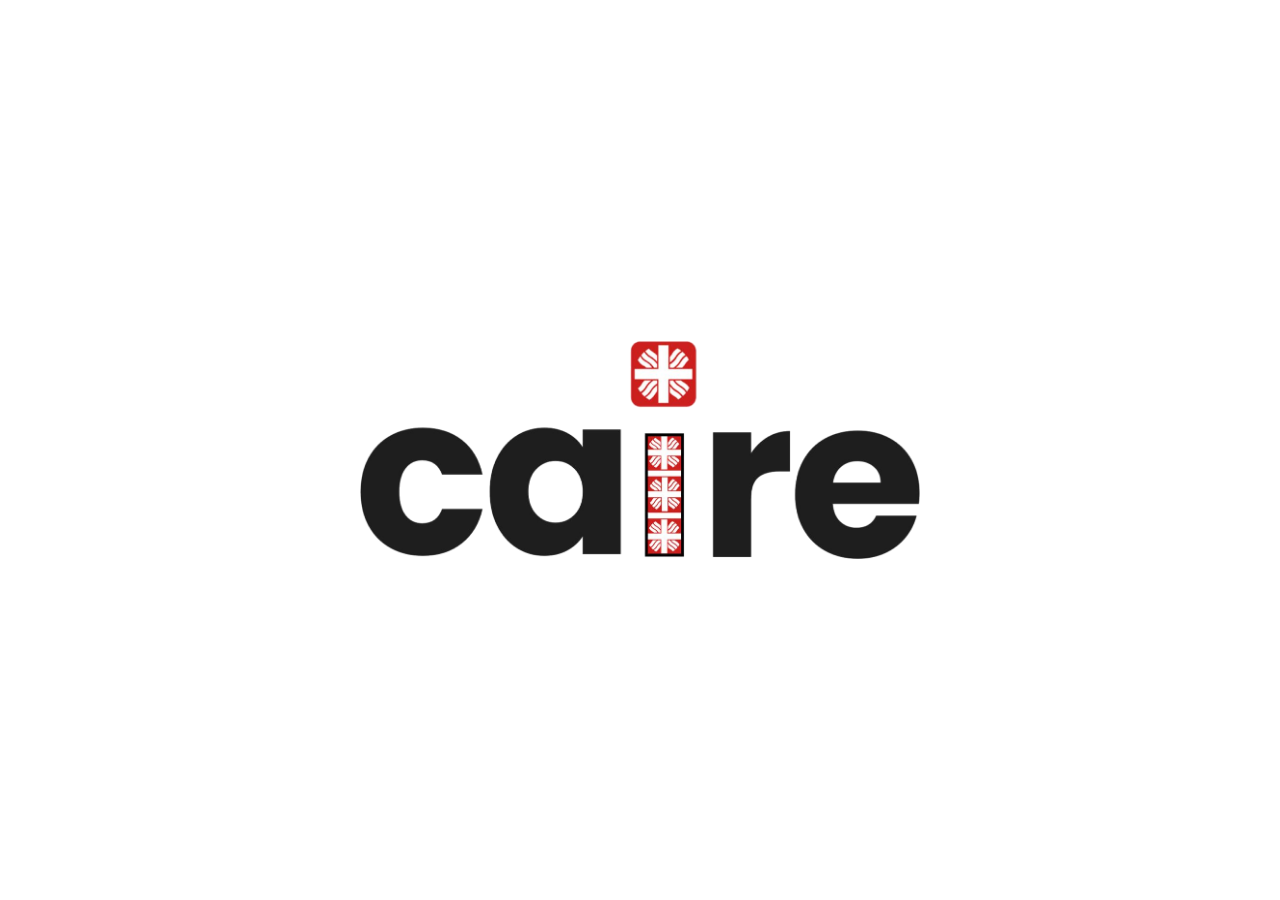
<file: web-demo/index.html>
<!doctype html>
<html lang="en">
<head>
<meta charset="utf-8" />
<meta name="viewport" content="width=device-width, initial-scale=1.0" />
<title>Caire</title>
<meta name="color-scheme" content="light dark" />
<script src="theme.js"></script>
<link rel="icon" type="image/png" href="logo.png" />
<style>
html,body{height:100%;margin:0}
html[data-theme="dark"] body{background:#141414}
body{background:#ffffff;display:flex;align-items:center;justify-content:center;cursor:pointer;overflow:hidden}
img{width:min(560px,80vw);height:auto;animation:in 1.1s cubic-bezier(.22,1,.36,1) both}
body.out img{animation:out .5s ease-in forwards}
@keyframes in{from{opacity:0;transform:scale(.92)}to{opacity:1;transform:none}}
@keyframes out{to{opacity:0;transform:scale(1.04)}}
@media(prefers-reduced-motion:reduce){img,body.out img{animation:none}}
</style>
</head>
<body>
<img src="logo.png" alt="Caire" />
<script>
// Logo-only splash: continue to the landing page after a short pause, or on click / key press.
let gone = false;
function go(){
  if(gone) return; gone = true;
  document.body.classList.add('out');
  setTimeout(()=> location.replace('home.html' + location.search), 450);
}
setTimeout(go, 2400);
addEventListener('click', go);
addEventListener('keydown', go);
</script>
</body>
</html>
</file>
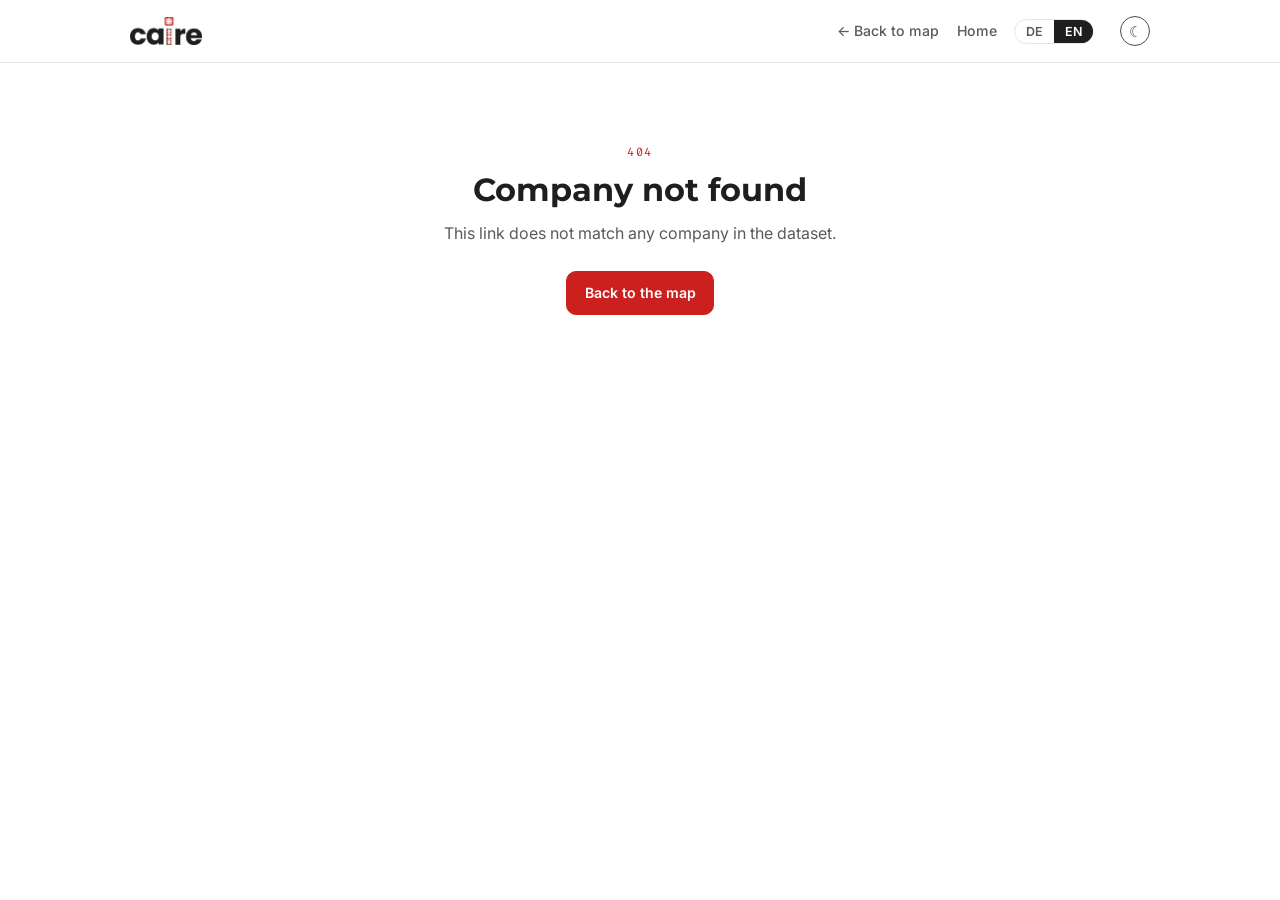
<file: web-demo/company.html>
<!doctype html>
<html lang="en">
<head>
<meta charset="utf-8" />
<meta name="color-scheme" content="light dark" />
<script src="theme.js"></script>
<script src="guide.js?v=4"></script>
<meta name="viewport" content="width=device-width, initial-scale=1.0" />
<title>Caire — Company profile</title>
<meta name="description" content="Caire company profile: lead priority, agent scoring breakdown and evidence for Caritas Würzburg outreach." />
<link rel="icon" type="image/png" href="logo.png" />
<link href="https://fonts.googleapis.com/css2?family=Fira+Code:wght@400;500&family=Montserrat:wght@500;600;700;800&family=Inter:wght@400;500;600&display=swap" rel="stylesheet">
<style>
:root{--bg:#ffffff;--bg2:#f5f5f5;--card:#ffffff;--text:#1e1e1e;--soft:#5a5a5a;--accent:#cc201e;--accent-h:#a81a18;--accent-soft:#cc201e14;--border:#e6e6e6;--shadow:0 10px 30px -18px #1e1e1e33;--on-accent:#fff;
  --tier-a:#2e9e4f;--tier-b:#e5b400;--tier-c:#d63a2f;--tier-x:#141414;--bar:#e9e3d8;}
:root[data-theme="dark"]{--bg:#141414;--bg2:#1b1b1b;--card:#1e1e1e;--text:#f2f2f2;--soft:#b5b5b5;--accent:#ff5450;--accent-h:#ff7b77;--accent-soft:#ff545024;--border:#333333;--shadow:0 10px 30px -18px #000000cc;--on-accent:#141414;--tier-a:#4cc271;--tier-b:#f2c94c;--tier-c:#ff6b5e;--tier-x:#000;--bar:#2b2b2b;}
*{box-sizing:border-box;margin:0;padding:0}
html{font-size:16px}
body{background:var(--bg);color:var(--text);font-family:Inter,system-ui,sans-serif;line-height:1.65;-webkit-font-smoothing:antialiased;overflow-x:hidden}
h1,h2,h3{font-family:Montserrat,Inter,sans-serif;line-height:1.3}
a{color:var(--accent)}
.container{max-width:1100px;margin:0 auto;padding:0 clamp(1rem,4vw,2.5rem)}
nav{position:sticky;top:0;z-index:10;background:color-mix(in srgb,var(--bg) 86%,transparent);backdrop-filter:blur(10px);border-bottom:1px solid var(--border)}
nav .container{display:flex;align-items:center;gap:1rem;height:62px}
.brand{display:flex;align-items:center}
.brand img{height:28px;display:block}
nav .links{margin-left:auto;display:flex;gap:1.1rem;align-items:center}
nav .links a{color:var(--soft);text-decoration:none;font-size:.88rem;font-weight:500;white-space:nowrap}
nav .links a:hover{color:var(--accent)}
.lang{display:flex;border:1px solid var(--border);border-radius:999px;overflow:hidden}
.lang button{border:0;background:transparent;padding:4px 11px;font:600 .78rem Inter,sans-serif;color:var(--soft);cursor:pointer}
.lang button.on{background:var(--text);color:var(--bg)}
@media(max-width:560px){nav .links .hide-sm{display:none}}
main{padding:2.25rem 0 3rem}
.eyebrow{font-family:'Fira Code',monospace;letter-spacing:.12em;text-transform:uppercase;color:var(--accent);font-size:.75rem;display:block;margin-bottom:.4rem}
.head h1{font-size:clamp(1.8rem,5vw,2.8rem);font-weight:800;letter-spacing:-.02em;overflow-wrap:anywhere}
.head .sector{color:var(--soft);font-size:1.02rem;margin:.3rem 0 .9rem}
.facts{display:flex;flex-wrap:wrap;gap:.5rem}
.fact{font-size:.8rem;background:var(--card);border:1px solid var(--border);border-radius:999px;padding:.25rem .75rem;color:var(--soft);overflow-wrap:anywhere}
.fact b{color:var(--text);font-weight:600}
.grid2{display:grid;grid-template-columns:minmax(0,1.6fr) minmax(0,1fr);gap:1.25rem;margin-top:1.75rem}
@media(max-width:860px){.grid2{grid-template-columns:minmax(0,1fr)}}
.card{background:var(--card);border:1px solid var(--border);border-radius:14px;padding:1.35rem 1.4rem;box-shadow:var(--shadow);min-width:0}
.card+.card{margin-top:1.25rem}
.card h2{font-size:1.08rem;font-weight:700;margin-bottom:.8rem}
.score-hero{display:flex;gap:1.4rem;align-items:center;flex-wrap:wrap}
.big{font-family:Montserrat;font-weight:800;font-size:3.4rem;line-height:1;color:var(--accent)}
.big small{font-size:1.1rem;color:var(--soft);font-weight:600}
.tier{display:inline-block;padding:.3rem .8rem;border-radius:999px;font-weight:700;font-size:.85rem;color:#fff}
.tier.A{background:var(--tier-a)}.tier.B{background:var(--tier-b)}.tier.C{background:var(--tier-c)}.tier.X{background:var(--tier-x);color:#fff;border:1px solid #fff3}.tier.B{color:#1a1a1a}
.lead{font-size:1.02rem;margin-top:1rem}
.stats{display:grid;grid-template-columns:repeat(auto-fit,minmax(130px,1fr));gap:.6rem;margin-top:1.1rem}
.stat{background:var(--bg2);border-radius:10px;padding:.6rem .75rem}
.stat b{display:block;font-family:Montserrat;font-size:1.15rem}
.stat span{font-size:.75rem;color:var(--soft)}
.gate{margin-top:1rem;font-size:.88rem;padding:.6rem .8rem;border-radius:10px;border:1px solid var(--border)}
.gate.pass b{color:var(--tier-a)}.gate.fail{border-color:var(--tier-x);background:var(--accent-soft)}.gate.fail b{color:var(--tier-x)}
.callout{border-left:4px solid var(--accent);background:var(--accent-soft);padding:1rem 1.1rem;border-radius:0 12px 12px 0}
.callout .when{margin-top:.5rem;font-size:.85rem;color:var(--soft)}
.agent{padding:.8rem 0;border-top:1px solid var(--border)}
.agent:first-of-type{border-top:0;padding-top:0}
.agent-top{display:flex;align-items:center;gap:.6rem;flex-wrap:wrap}
.agent-id{font-family:'Fira Code',monospace;font-size:.75rem;color:var(--accent)}
.agent-name{font-weight:600;font-size:.95rem}
.method{font-size:.68rem;text-transform:uppercase;letter-spacing:.06em;border:1px solid var(--border);border-radius:999px;padding:.05rem .5rem;color:var(--soft)}
.method.reviewed{border-color:var(--tier-a);color:var(--tier-a)}
.agent-score{margin-left:auto;font-family:Montserrat;font-weight:700}
.bar{height:8px;border-radius:99px;background:var(--bar);margin:.45rem 0 .35rem;overflow:hidden}
.bar div{height:100%;background:var(--accent);border-radius:99px}
.agent-meta{font-size:.76rem;color:var(--soft);display:flex;gap:.9rem;flex-wrap:wrap}
.agent-why{font-size:.88rem;color:var(--soft);margin-top:.3rem}
ul.plain{list-style:none}
ul.plain li{position:relative;padding-left:1.1rem;font-size:.9rem;margin-bottom:.45rem;overflow-wrap:anywhere}
ul.plain li::before{content:"";position:absolute;left:0;top:.6em;width:6px;height:6px;border-radius:50%;background:var(--accent)}
ul.good li::before{background:var(--tier-a)}ul.warn li::before{background:var(--tier-b)}
.sub-h{font-size:.78rem;text-transform:uppercase;letter-spacing:.06em;color:var(--soft);font-weight:600;margin:1rem 0 .4rem}
.sub-h:first-child{margin-top:0}
p.body{font-size:.92rem;color:var(--soft);overflow-wrap:anywhere}
.chips{display:flex;flex-wrap:wrap;gap:.35rem}
.chip{font-size:.76rem;border:1px solid var(--border);border-radius:999px;padding:.15rem .6rem;color:var(--soft)}
.chip.area{background:var(--accent-soft);border-color:transparent;color:var(--accent)}
.src a{font-size:.85rem;text-decoration:none}
.src a:hover{text-decoration:underline}
.foot{font-size:.78rem;color:var(--soft);margin-top:1.5rem;padding-top:1rem;border-top:1px solid var(--border)}
.foot code{font-family:'Fira Code',monospace;font-size:.74rem;overflow-wrap:anywhere}
.pager{display:flex;justify-content:space-between;gap:1rem;margin-top:2rem;flex-wrap:wrap}
.btn{display:inline-block;padding:.6rem 1.1rem;border-radius:10px;font-weight:600;text-decoration:none;font-size:.88rem;border:1.5px solid var(--accent);color:var(--accent);max-width:100%;overflow:hidden;text-overflow:ellipsis;white-space:nowrap}
.btn:hover{background:var(--accent-soft)}
.btn.p{background:var(--accent);color:var(--on-accent)}
.empty{text-align:center;padding:5rem 0}
.empty h1{font-size:2rem;margin-bottom:.6rem}
.empty p{color:var(--soft);margin-bottom:1.5rem}
</style>
</head>
<body>
<nav><div class="container">
  <a class="brand" id="nav-home" href="home.html" aria-label="Caire home"><img src="logo.png" alt="Caire logo"></a>
  <div class="links">
    <a id="nav-map" href="map.html"></a>
    <a id="nav-home2" class="hide-sm" href="home.html"></a>
    <div class="lang"><button data-l="de">DE</button><button data-l="en">EN</button></div>
  </div>
</div></nav>
<main class="container" id="root"></main>

<script src="data.js"></script>
<script src="data_de.js"></script>
<script>
const STR = {
  en: {
    back:'← Back to map', home:'Home', profile:'Company profile', rank:(r,n)=>`#${r} of ${n}`,
    lead:'Lead priority', final:'Final score', potential:'Potential if confirmed', gap:'Confidence gap',
    pct:n=>`Beats ${n}% of current Caritas partners`, pctl:'vs existing partners',
    cap:'Capacity multiplier', bonus:'Volunteer + trigger bonus',
    gate_pass:'Reputation gate passed', gate_fail:'Reputation gate failed',
    approach:'Suggested approach', when:'Best time to approach',
    agents:'Agent breakdown', conf:'confidence', weight:'weight', contrib:'contribution',
    reviewed:'reviewed', rule:'rule',
    why:'Why this score', strengths:'Strengths', drivers:'Top drivers', weak:'Weak spots', gaps:'Data gaps',
    lost:'pts lost', why_not:'Why not higher', reason:'Score reasoning', verify:'Verify next', flags:'Reviewer flags',
    csr:'CSR & engagement', themes:'CSR themes', areas:'Matched Caritas activity areas', foundation:'Foundation',
    prev:'Previous engagement', church:'Church link', network:'Caritas network link',
    facilities:n=>`${n} Caritas facilities in the same town`,
    contact:'Contact & sources', website:'Website', contact_l:'Contact', sources:'Sources', notes:'Research notes',
    src_conf:'Source confidence', high:'High', medium:'Medium', low:'Low',
    employees:'Employees', size:'Size', presence:'Presence',
    how:'How this score works', approx:'Map position is approximate (town level), not an exact address.',
    approx_district:'Only the district is known; the map position is the district centre.',
    prevc:'← Previous', nextc:'Next →',
    nf_title:'Company not found', nf_body:'This link does not match any company in the dataset.', nf_btn:'Back to the map',
  },
  de: {
    back:'← Zurück zur Karte', home:'Start', profile:'Unternehmensprofil', rank:(r,n)=>`#${r} von ${n}`,
    lead:'Lead-Priorität', final:'Endwert', potential:'Potenzial bei Bestätigung', gap:'Konfidenzlücke',
    pct:n=>`Besser als ${n}% der aktuellen Caritas-Partner`, pctl:'ggü. bestehenden Partnern',
    cap:'Kapazitätsfaktor', bonus:'Ehrenamt- + Anlass-Bonus',
    gate_pass:'Reputationsprüfung bestanden', gate_fail:'Reputationsprüfung nicht bestanden',
    approach:'Empfohlener Ansatz', when:'Bester Zeitpunkt',
    agents:'Bewertung je Agent', conf:'Konfidenz', weight:'Gewicht', contrib:'Beitrag',
    reviewed:'geprüft', rule:'Regel',
    why:'Warum diese Bewertung', strengths:'Stärken', drivers:'Wichtigste Treiber', weak:'Schwachstellen', gaps:'Datenlücken',
    lost:'Pkt. verloren', why_not:'Warum nicht höher', reason:'Begründung', verify:'Als Nächstes prüfen', flags:'Hinweise des Reviewers',
    csr:'CSR & Engagement', themes:'CSR-Themen', areas:'Passende Caritas-Tätigkeitsbereiche', foundation:'Stiftung',
    prev:'Bisheriges Engagement', church:'Kirchenbezug', network:'Bezug zum Caritas-Netzwerk',
    facilities:n=>`${n} Caritas-Einrichtungen im selben Ort`,
    contact:'Kontakt & Quellen', website:'Website', contact_l:'Kontakt', sources:'Quellen', notes:'Recherchenotizen',
    src_conf:'Beleglage', high:'Hoch', medium:'Mittel', low:'Niedrig',
    employees:'Mitarbeitende', size:'Größe', presence:'Präsenz',
    how:'So funktioniert die Bewertung', approx:'Die Kartenposition ist ungefähr (Ortsebene), keine genaue Adresse.',
    approx_district:'Nur der Landkreis ist bekannt; die Kartenposition ist die Kreismitte.',
    prevc:'← Vorheriges', nextc:'Nächstes →',
    nf_title:'Unternehmen nicht gefunden', nf_body:'Dieser Link passt zu keinem Unternehmen im Datensatz.', nf_btn:'Zurück zur Karte',
  }
};
const params = new URLSearchParams(location.search);
// Language: ?lang= wins, else the last choice on any Caire page (stored per browser).
let LANG = params.get('lang') || (()=>{ try{ return localStorage.getItem('caire-lang'); }catch(e){ return null; } })();
LANG = LANG === 'de' ? 'de' : 'en';
const t = k => STR[LANG][k];
const DATA = (typeof CAIRE_COMPANIES !== 'undefined') ? CAIRE_COMPANIES : [];
const META = (typeof CAIRE_META !== 'undefined') ? CAIRE_META : {};
/* German view: swap English data strings for their CAIRE_DE translation (data_de.js); untranslated text stays English. */
const DE_DICT = (typeof CAIRE_DE !== 'undefined') ? CAIRE_DE : {};
const DE_SKIP = new Set(['id','pid','website','source_urls','url','town','landkreis','tier_code','confidence','scope','position','matched_areas','csr_themes','agent','method']);
const DE_CACHE = new WeakMap();
// A company's own "name" (depth 1) stays as is; names deeper down (agent names, drivers) are translated.
function localize(v, key, depth=0){
  if(DE_SKIP.has(key) || (key==='name' && depth===1)) return v;
  if(typeof v === 'string') return DE_DICT[v] || v;
  if(Array.isArray(v)) return v.map(x=>localize(x, key, depth+1));
  if(v && typeof v === 'object'){
    if(DE_CACHE.has(v)) return DE_CACHE.get(v);
    const o = {}; for(const k in v) o[k] = localize(v[k], k, depth+1);
    DE_CACHE.set(v, o); return o;
  }
  return v;
}
const BY_RANK = [...DATA].sort((a,b)=>(a.rank??1e9)-(b.rank??1e9));

function esc(s){
  if(s===undefined||s===null) return '';
  return String(s).replace(/[&<>"']/g, m=>({'&':'&amp;','<':'&lt;','>':'&gt;','"':'&quot;',"'":'&#39;'}[m]));
}
const has = v => v!==null && v!==undefined && v!=='' && !(Array.isArray(v) && !v.length);
const num = (v,d=1) => (typeof v==='number') ? v.toFixed(d).replace(/\.0+$/,'') : '–';
const host = u => { try{ return new URL(u).hostname.replace(/^www\./,''); }catch(e){ return u; } };
const safeUrl = u => /^https?:\/\//i.test(String(u||'')) ? u : null;
const langQ = () => LANG==='de' ? '&lang=de' : '';
const pageUrl = id => `company.html?id=${encodeURIComponent(id)}${langQ()}`;
const ul = (items, cls='') => `<ul class="plain ${cls}">${items.map(i=>`<li>${i}</li>`).join('')}</ul>`;
const sub = (title, html) => html ? `<div class="sub-h">${esc(title)}</div>${html}` : '';
// Explanation items are either strings or {agent, name, why, contribution|lost_points|score}.
function itemText(x, kind){
  if(typeof x === 'string') return esc(x);
  const extra = kind==='gap' && x.lost_points!=null ? ` <span class="chip">−${num(x.lost_points,2)} ${t('lost')}</span>`
    : kind==='driver' && x.contribution!=null ? ` <span class="chip">+${num(x.contribution,2)}</span>`
    : x.score!=null ? ` <span class="chip">${esc(x.score)}/10</span>` : '';
  return `<b>${esc(x.name||x.agent||'')}</b>${x.why ? ': '+esc(x.why) : ''}${extra}`;
}

function syncChrome(){
  document.documentElement.lang = LANG;
  document.getElementById('nav-map').textContent = t('back');
  document.getElementById('nav-home2').textContent = t('home');
  const q = LANG==='de' ? '?lang=de' : '';
  document.getElementById('nav-map').href = 'map.html' + q;
  document.getElementById('nav-home').href = 'home.html' + q;
  document.getElementById('nav-home2').href = 'home.html' + q;
  document.querySelectorAll('.lang button').forEach(b=> b.classList.toggle('on', b.dataset.l===LANG));
}

function render(){
  syncChrome();
  const root = document.getElementById('root');
  const raw = DATA.find(x=>x.id===params.get('id'));
  const c = raw && LANG==='de' ? localize(raw) : raw;
  if(!c){
    document.title = 'Caire — ' + t('nf_title');
    root.innerHTML = `<div class="empty"><span class="eyebrow">404</span><h1>${t('nf_title')}</h1><p>${t('nf_body')}</p><a class="btn p" href="map.html${LANG==='de'?'?lang=de':''}">${t('nf_btn')}</a></div>`;
    return;
  }
  document.title = `${c.name} — Caire`;
  const s = c.scores||{}, e = c.explanation||{}, g = c.gate||{}, a = c.agents||{};
  const tc = ['A','B','C','X'].includes(c.tier_code) ? c.tier_code : 'C';
  const web = safeUrl(c.website);

  const facts = [
    c.town ? `<span class="fact"><b>${esc(c.town)}</b>${c.landkreis && c.landkreis!==c.town ? ' · '+esc(c.landkreis) : ''}</span>` : '',
    has(c.presence) ? `<span class="fact">${t('presence')}: <b>${esc(c.presence)}</b></span>` : '',
    has(c.size_class) ? `<span class="fact">${t('size')}: <b>${esc(c.size_class)}</b></span>` : '',
    has(c.employees) ? `<span class="fact">${t('employees')}: <b>${esc(c.employees)}</b></span>` : '',
    web ? `<span class="fact"><a href="${esc(web)}" target="_blank" rel="noopener">${esc(host(web))} ↗</a></span>` : '',
    c.rank!=null ? `<span class="fact"><b>${esc(t('rank')(c.rank, DATA.length))}</b></span>` : '',
  ].join('');

  const stats = [
    [num(s.final_score,2), t('final')],
    [num(s.potential_score_if_confirmed,2), t('potential')],
    [num(s.confidence_gap,2), t('gap')],
    [s.percentile_vs_existing_partners!=null ? s.percentile_vs_existing_partners+'%' : '–', t('pctl')],
    [s.capacity_multiplier!=null ? '×'+num(s.capacity_multiplier,2) : '–', t('cap')],
    [s.volunteer_trigger_bonus ? '+'+num(s.volunteer_trigger_bonus,2) : '0', t('bonus')],
  ].map(([v,l])=>`<div class="stat"><b>${esc(v)}</b><span>${esc(l)}</span></div>`).join('');

  const agentIds = Object.keys(a).sort((x,y)=>parseInt(x.slice(1))-parseInt(y.slice(1)));
  const agents = agentIds.map(id=>{
    const ag = a[id]||{};
    const pctw = Math.max(0, Math.min(100, (ag.score||0)*10));
    const method = ag.method==='reviewed' ? 'reviewed' : 'rule';
    return `<div class="agent">
      <div class="agent-top"><span class="agent-id">${esc(id)}</span><span class="agent-name">${esc(ag.name)}</span>
        <span class="method ${method}">${t(method)}</span><span class="agent-score">${esc(num(ag.score))}/10</span></div>
      <div class="bar"><div style="width:${pctw}%"></div></div>
      <div class="agent-meta"><span>${t('conf')} ${esc(num(ag.confidence,2))}</span><span>${t('weight')} ${esc(num(ag.weight,2))}</span>
        <span>${t('contrib')} ${esc(num(ag.contribution,2))} / ${esc(num(ag.max_contribution,2))}</span></div>
      ${ag.rationale ? `<div class="agent-why">${esc(ag.rationale)}</div>` : ''}
    </div>`;
  }).join('');

  const why = [
    sub(t('strengths'), has(e.strengths) ? ul(e.strengths.map(x=>itemText(x)), 'good') : ''),
    sub(t('drivers'), has(e.top_drivers) ? ul(e.top_drivers.map(x=>itemText(x,'driver')), 'good') : ''),
    sub(t('weak'), has(e.weak_spots) ? ul(e.weak_spots.map(x=>itemText(x)), 'warn') : ''),
    sub(t('gaps'), has(e.data_gaps) ? ul(e.data_gaps.map(x=>itemText(x,'gap')), 'warn') : ''),
    sub(t('why_not'), has(e.why_not_higher) ? `<p class="body">${esc(e.why_not_higher)}</p>` : ''),
    sub(t('reason'), has(e.score_reason) ? `<p class="body">${esc(e.score_reason)}</p>` : ''),
  ].join('');

  const side = [
    sub(t('verify'), has(e.what_to_verify_next) ? ul(e.what_to_verify_next.map(x=>itemText(x))) : ''),
    sub(t('flags'), has(e.reviewer_flags) ? ul(e.reviewer_flags.map(x=>itemText(x)), 'warn') : ''),
  ].join('');

  const csr = [
    has(c.csr_summary) ? `<p class="body">${esc(c.csr_summary)}</p>` : '',
    sub(t('themes'), has(c.csr_themes) ? `<div class="chips">${c.csr_themes.map(x=>`<span class="chip">${esc(x)}</span>`).join('')}</div>` : ''),
    sub(t('areas'), has(c.matched_areas) ? `<div class="chips">${c.matched_areas.map(x=>`<span class="chip area">${esc(x)}</span>`).join('')}</div>` : ''),
    sub(t('foundation'), has(c.foundation) ? `<p class="body">${esc(typeof c.foundation==='string' ? c.foundation : JSON.stringify(c.foundation))}</p>` : ''),
    sub(t('prev'), has(c.previous_engagement) ? ul(c.previous_engagement.map(x=>esc(x))) : ''),
    sub(t('church'), has(c.church_link) ? `<p class="body">${esc(c.church_link)}</p>` : ''),
    sub(t('network'), (has(c.caritas_network_link) || c.caritas_facilities_in_town) ?
      `${has(c.caritas_network_link) ? `<p class="body">${esc(c.caritas_network_link)}</p>` : ''}${c.caritas_facilities_in_town ? `<p class="body"><b>${esc(t('facilities')(c.caritas_facilities_in_town))}</b></p>` : ''}` : ''),
  ].join('');

  const srcs = (c.source_urls||[]).map(u=>{ const su = safeUrl(u); return su ? `<a href="${esc(su)}" target="_blank" rel="noopener">${esc(host(su))} ↗</a>` : esc(u); });
  const contact = [
    sub(t('website'), web ? `<p class="body"><a href="${esc(web)}" target="_blank" rel="noopener">${esc(web)}</a></p>` : ''),
    sub(t('contact_l'), has(c.contact) ? `<p class="body">${esc(c.contact)}</p>` : ''),
    sub(t('src_conf'), has(c.confidence) ? `<p class="body"><b>${esc(t(c.confidence) || c.confidence)}</b></p>` : ''),
    sub(t('sources'), srcs.length ? `<div class="src">${ul(srcs)}</div>` : ''),
    sub(t('notes'), has(c.source_notes) ? `<p class="body">${esc(c.source_notes)}</p>` : ''),
  ].join('');

  const i = BY_RANK.indexOf(c), prev = BY_RANK[i-1], next = BY_RANK[i+1];
  const LM = LANG==='de' ? localize(META) : META;
  const m = LM.model || {};

  root.innerHTML = `
    <div class="head">
      <span class="eyebrow">${t('profile')}${c.pid ? ' · '+esc(c.pid) : ''}</span>
      <h1>${esc(c.name)}</h1>
      ${has(c.sector) ? `<p class="sector">${esc(c.sector)}</p>` : ''}
      <div class="facts">${facts}</div>
    </div>

    <div class="grid2">
      <div>
        <div class="card">
          <div class="score-hero">
            <div><div class="big">${esc(num(s.lead_priority))}</div><div style="font-size:.8rem;color:var(--soft)">${t('lead')}</div></div>
            <div><span class="tier ${tc}">${esc(c.tier||tc)}</span>
              ${s.percentile_vs_existing_partners!=null ? `<div style="font-size:.88rem;margin-top:.4rem">${esc(t('pct')(s.percentile_vs_existing_partners))}</div>` : ''}</div>
          </div>
          ${has(e.headline) ? `<p class="lead">${esc(e.headline)}</p>` : ''}
          <div class="stats">${stats}</div>
          <div class="gate ${g.pass===false ? 'fail' : 'pass'}"><b>${g.pass===false ? '✕ '+t('gate_fail') : '✓ '+t('gate_pass')}</b>${g.note ? ' — '+esc(g.note) : ''}</div>
        </div>

        ${has(e.approach_angle) ? `<div class="card"><h2>${t('approach')}</h2><div class="callout">${esc(e.approach_angle)}
          ${has(e.best_time_to_approach) ? `<div class="when"><b>${t('when')}:</b> ${esc(e.best_time_to_approach)}</div>` : ''}</div></div>` : ''}

        ${agents ? `<div class="card"><h2>${t('agents')}</h2>${agents}</div>` : ''}
        ${why ? `<div class="card"><h2>${t('why')}</h2>${why}</div>` : ''}
      </div>
      <div>
        ${side ? `<div class="card">${side}</div>` : ''}
        ${csr ? `<div class="card"><h2>${t('csr')}</h2>${csr}</div>` : ''}
        ${contact ? `<div class="card"><h2>${t('contact')}</h2>${contact}</div>` : ''}
      </div>
    </div>

    <div class="pager">
      ${prev ? `<a class="btn" href="${pageUrl(prev.id)}" title="${esc(prev.name)}">${t('prevc')} ${esc(prev.name)}</a>` : '<span></span>'}
      ${next ? `<a class="btn p" href="${pageUrl(next.id)}" title="${esc(next.name)}">${esc(next.name)} ${t('nextc')}</a>` : ''}
    </div>

    <div class="foot">
      <b>${t('how')}:</b> ${m.formula_final ? `<code>${esc(m.formula_final)}</code>` : ''}${m.formula_lead_priority ? ` · <code>${esc(m.formula_lead_priority)}</code>` : ''}
      ${LM.calibration && LM.calibration.basis ? `<br>${esc(LM.calibration.basis)}` : ''}
      <br>${c.position==='district' ? t('approx_district') : t('approx')}
    </div>`;
}

document.querySelectorAll('.lang button').forEach(b=> b.onclick = ()=>{
  LANG = b.dataset.l;
  try{ localStorage.setItem('caire-lang', LANG); }catch(e){}
  if(LANG==='de') params.set('lang','de'); else params.delete('lang');
  history.replaceState(null, '', '?' + params.toString());
  render(); guide(true);
});
// Localhost only: the animated guide summarises this company (autoplay only works after a click).
function guide(autoplay){ const id = params.get('id'); if(DATA.some(x=>x.id===id)) CaireGuide.show(id, LANG, {autoplay}); }
render(); guide(false);
</script>
</body>
</html>
</file>
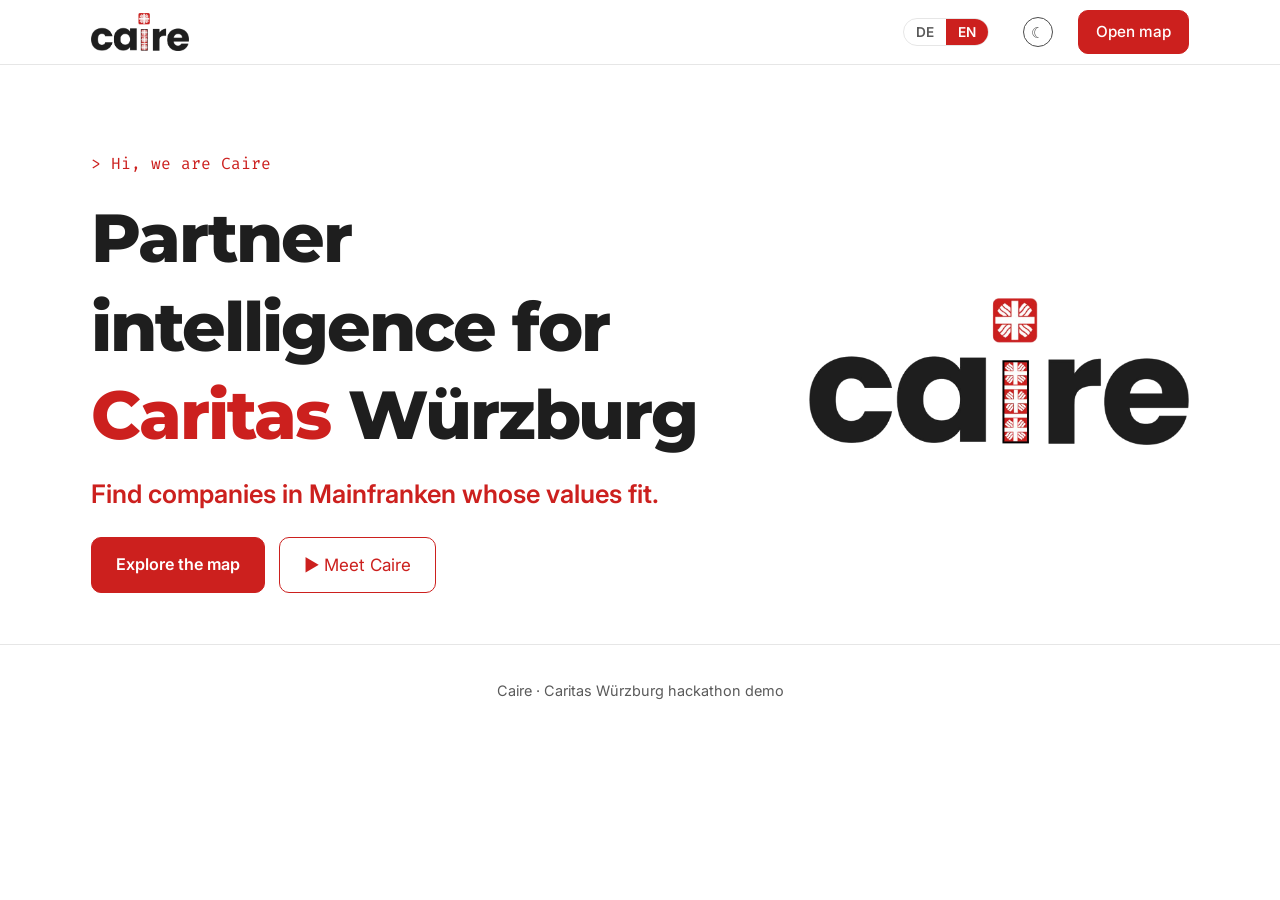
<file: web-demo/home.html>
<!doctype html>
<html lang="en">
<head>
<meta charset="utf-8" />
<meta name="color-scheme" content="light dark" />
<script src="theme.js"></script>
<meta name="viewport" content="width=device-width, initial-scale=1.0" />
<title>Caire — Caritas Würzburg partner intelligence</title>
<meta name="description" content="Caire helps Caritas Würzburg discover corporate partners in Mainfranken whose CSR values fit." />
<link rel="icon" type="image/png" href="logo.png" />
<link href="https://fonts.googleapis.com/css2?family=Fira+Code:wght@400;500&family=Montserrat:wght@500;600;700;800&family=Inter:wght@400;500;600&display=swap" rel="stylesheet">
<style>
:root{--bg:#ffffff;--bg2:#f5f5f5;--card:#ffffff;--text:#1e1e1e;--soft:#5a5a5a;--accent:#cc201e;--accent-h:#a81a18;--accent-soft:#cc201e14;--border:#e6e6e6;--shadow:0 10px 30px -18px #1e1e1e33;--on-accent:#fff;}
*{box-sizing:border-box;margin:0;padding:0}
html{scroll-behavior:smooth;font-size:17px}
body{background:var(--bg);color:var(--text);font-family:Inter,system-ui,sans-serif;line-height:1.7;-webkit-font-smoothing:antialiased;overflow-x:hidden}
h1,h2,h3{font-family:Montserrat,Inter,sans-serif;line-height:1.3}
.container{max-width:1200px;margin:0 auto;padding:0 clamp(1.25rem,4vw,3rem)}
nav{position:sticky;top:0;z-index:10;background:color-mix(in srgb,var(--bg) 86%,transparent);backdrop-filter:blur(10px);border-bottom:1px solid var(--border)}
nav .container{display:flex;align-items:center;gap:1.5rem;height:64px}
.brand{display:flex;align-items:center;gap:.65rem;font-family:Montserrat;font-weight:800;font-size:1.15rem;color:var(--text);text-decoration:none}
.brand img{height:38px;width:auto}
nav .links{margin-left:auto;display:flex;gap:1.5rem;align-items:center}
nav .links a{color:var(--soft);text-decoration:none;font-size:.9rem;font-weight:500}
:root[data-theme="dark"]{--bg:#141414;--bg2:#1b1b1b;--card:#1e1e1e;--text:#f2f2f2;--soft:#b5b5b5;--accent:#ff5450;--accent-h:#ff7b77;--accent-soft:#ff545024;--border:#333333;--shadow:0 10px 30px -18px #000000cc;--on-accent:#141414;}
nav .links a:hover{color:var(--accent)}
.lang{display:flex;border:1px solid var(--border);border-radius:999px;overflow:hidden}
.lang button{border:0;background:none;color:var(--soft);font:600 .8rem Inter,sans-serif;padding:.3rem .7rem;cursor:pointer}
.lang button.on{background:var(--accent);color:var(--on-accent)}
nav .links a.btn{color:var(--on-accent);padding:.45rem 1rem}
.hero{padding:5rem 0 3rem;display:grid;grid-template-columns:1.3fr .7fr;gap:3rem;align-items:center}
.greeting{font-family:'Fira Code',monospace;color:var(--accent);margin-bottom:1rem;font-size:.95rem}
.hero h1{font-size:clamp(2.4rem,6vw,4rem);font-weight:800;letter-spacing:-.03em;margin-bottom:.75rem}
.sub{color:var(--accent);font-weight:600;font-size:clamp(1.1rem,2.4vw,1.5rem);margin-bottom:1.25rem}
.desc{color:var(--soft);max-width:60ch;font-size:1.05rem;margin-bottom:2rem}
.actions{display:flex;flex-wrap:wrap;gap:.85rem}
.btn{display:inline-block;padding:.75rem 1.4rem;border-radius:10px;font-weight:600;text-decoration:none;font-size:.95rem;transition:all .25s;border:1.5px solid var(--accent)}
.btn-p{background:var(--accent);color:var(--on-accent)}.btn-p:hover{background:var(--accent-h);transform:scale(1.03)}
.btn-s{color:var(--accent)}.btn-s:hover{background:var(--accent-soft);transform:scale(1.03)}
.logo-wrap{display:flex;justify-content:center}
.logo-wrap img{width:min(380px,80vw);animation:reveal 1s cubic-bezier(.22,1,.36,1) both}
.red{color:var(--accent)}
button.btn{font:inherit;cursor:pointer;background:none}
#explore.pulse{animation:pulse 1.2s ease-in-out 3}
@keyframes pulse{50%{transform:scale(1.08);box-shadow:0 0 0 8px var(--accent-soft)}}
@keyframes reveal{from{opacity:0;transform:scale(.9) translateY(12px)}to{opacity:1;transform:none}}
section{padding:4rem 0}
.eyebrow{font-family:'Fira Code',monospace;letter-spacing:.14em;text-transform:uppercase;color:var(--accent);font-size:.8rem;display:block;margin-bottom:.6rem}
h2{font-size:clamp(1.8rem,4vw,2.5rem);font-weight:800;letter-spacing:-.02em;margin-bottom:2rem}
.grid{display:grid;grid-template-columns:repeat(auto-fit,minmax(250px,1fr));gap:1.25rem}
.card{background:var(--card);border:1px solid var(--border);border-radius:14px;padding:1.5rem;box-shadow:var(--shadow);transition:transform .25s}
.card:hover{transform:translateY(-4px)}
.card h3{font-size:1.1rem;margin-bottom:.5rem}.card p{color:var(--soft);font-size:.95rem}
.stats{background:var(--bg2);border-block:1px solid var(--border)}
.stats .grid{text-align:center}.stats b{font-family:Montserrat;font-size:2.4rem;color:var(--accent);display:block}.stats span{color:var(--soft);font-size:.9rem}
footer{padding:2rem 0;color:var(--soft);font-size:.85rem;text-align:center;border-top:1px solid var(--border)}
@media(max-width:800px){.hero{grid-template-columns:1fr;padding-top:3rem}.logo-wrap{order:-1;justify-content:flex-start}.logo-wrap img{width:220px}}
@media(max-width:520px){nav .links a:not(.btn){display:none}}
@media(prefers-reduced-motion:reduce){.logo-wrap img{animation:none}}
</style>
</head>
<body>
<nav><div class="container">
  <a class="brand" href="home.html"><img src="logo.png" alt="Caire"></a>
  <div class="links"><span class="lang"><button data-l="de">DE</button><button data-l="en">EN</button></span><a class="btn btn-p map-link" href="map.html" data-i18n="open">Open map</a></div>
</div></nav>

<main class="container">
  <div class="hero">
    <div>
      <p class="greeting" data-i18n="greeting">&gt; Hi, we are Caire</p>
      <h1 data-i18n-html="title">Partner intelligence for <span class="red">Caritas</span> Würzburg</h1>
      <p class="sub" data-i18n="sub">Find companies in Mainfranken whose values fit.</p>
      <div class="actions"><a class="btn btn-p map-link" id="explore" href="map.html" data-i18n="explore">Explore the map</a><button class="btn btn-s" id="intro-btn" hidden></button></div>
    </div>
    <div class="logo-wrap"><img src="logo.png" alt="Caire logo"></div>
  </div>
</main>

<footer data-i18n="footer">Caire · Caritas Würzburg hackathon demo</footer>
<script>
const STR = {
  en:{greeting:'> Hi, we are Caire', title:'Partner intelligence for <span class="red">Caritas</span> Würzburg', sub:'Find companies in Mainfranken whose values fit.',
      open:'Open map', explore:'Explore the map', footer:'Caire · Caritas Würzburg hackathon demo', play:'▶ Meet Caire', pause:'❚❚ Pause'},
  de:{greeting:'> Hallo, wir sind Caire', title:'Partnersuche für die <span class="red">Caritas</span> Würzburg', sub:'Unternehmen in Mainfranken finden, deren Werte passen.',
      open:'Karte öffnen', explore:'Zur Karte', footer:'Caire · Hackathon-Demo für die Caritas Würzburg', play:'▶ Caire kennenlernen', pause:'❚❚ Pause'}
};
// Language: ?lang= wins, else the last choice on any Caire page (stored per browser).
function initialLang(){
  const q = new URLSearchParams(location.search).get('lang');
  if(q==='de' || q==='en') return q;
  try{ return localStorage.getItem('caire-lang')==='de' ? 'de' : 'en'; }catch(e){ return 'en'; }
}
function setLang(l){
  try{ localStorage.setItem('caire-lang', l); }catch(e){}
  document.documentElement.lang = l;
  document.querySelectorAll('[data-i18n]').forEach(el=> el.textContent = STR[l][el.dataset.i18n]);
  document.querySelectorAll('[data-i18n-html]').forEach(el=> el.innerHTML = STR[l][el.dataset.i18nHtml]);
  document.querySelectorAll('.map-link').forEach(a=> a.href = 'map.html?lang=' + l);
  document.querySelectorAll('.lang button').forEach(b=> b.classList.toggle('on', b.dataset.l===l));
  loadIntro(l);
}
// Spoken intro (ElevenLabs clips made by make_intro_audio.py). Browsers block autoplay, so it starts on click;
// the button stays hidden if the clip for this language hasn't been generated yet.
const introBtn = document.getElementById('intro-btn');
let intro = null, introLang = 'en';
function loadIntro(l){
  if(intro){ intro.pause(); }
  introLang = l;
  intro = new Audio(`intro_${l}.mp3`);
  intro.preload = 'metadata';
  intro.addEventListener('loadedmetadata', ()=>{ introBtn.hidden = false; });
  intro.addEventListener('error', ()=>{ introBtn.hidden = true; });
  intro.addEventListener('play', syncIntro); intro.addEventListener('pause', syncIntro);
  intro.addEventListener('ended', ()=>{ syncIntro(); const e = document.getElementById('explore'); e.classList.remove('pulse'); void e.offsetWidth; e.classList.add('pulse'); });
  syncIntro();
}
function syncIntro(){ introBtn.textContent = STR[introLang][intro && !intro.paused ? 'pause' : 'play']; }
introBtn.onclick = ()=> intro.paused ? intro.play() : intro.pause();
document.querySelectorAll('.lang button').forEach(b=> b.onclick = ()=> setLang(b.dataset.l));
setLang(initialLang());
</script>
</body>
</html>
</file>
